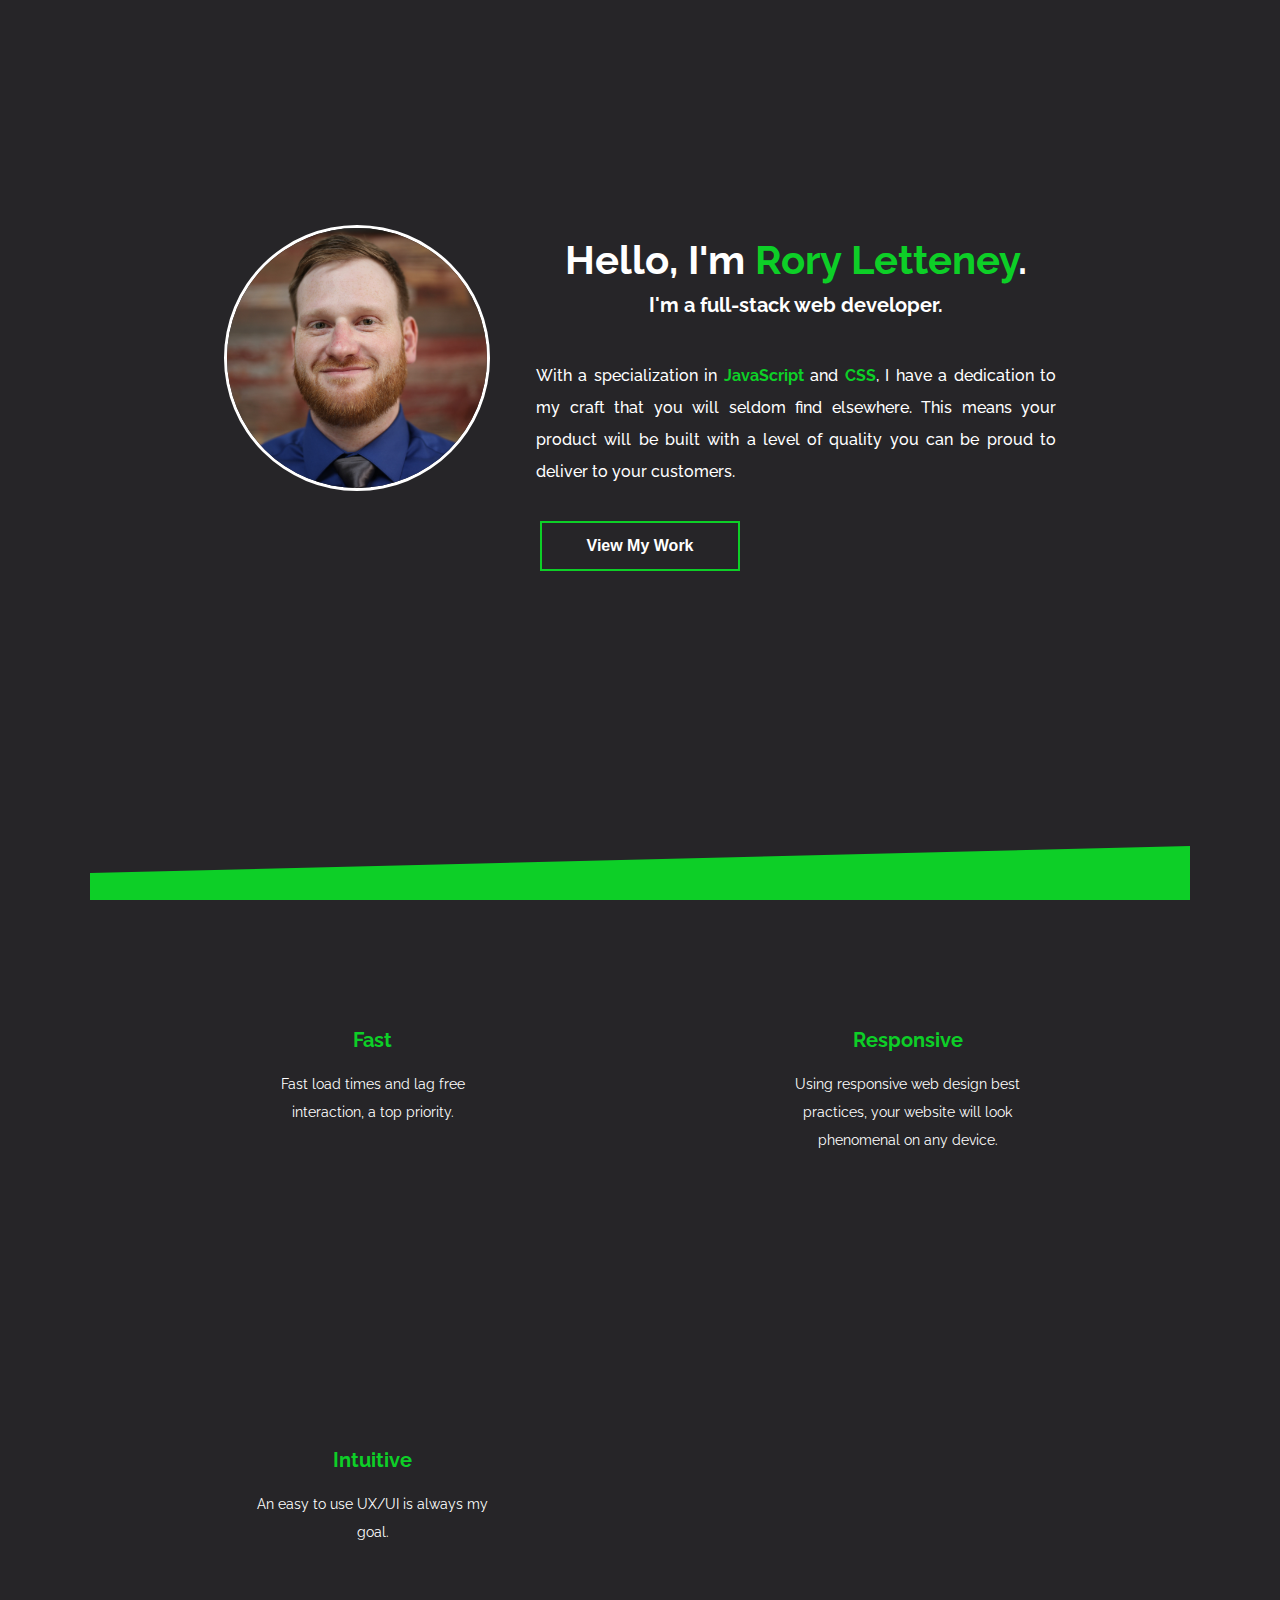
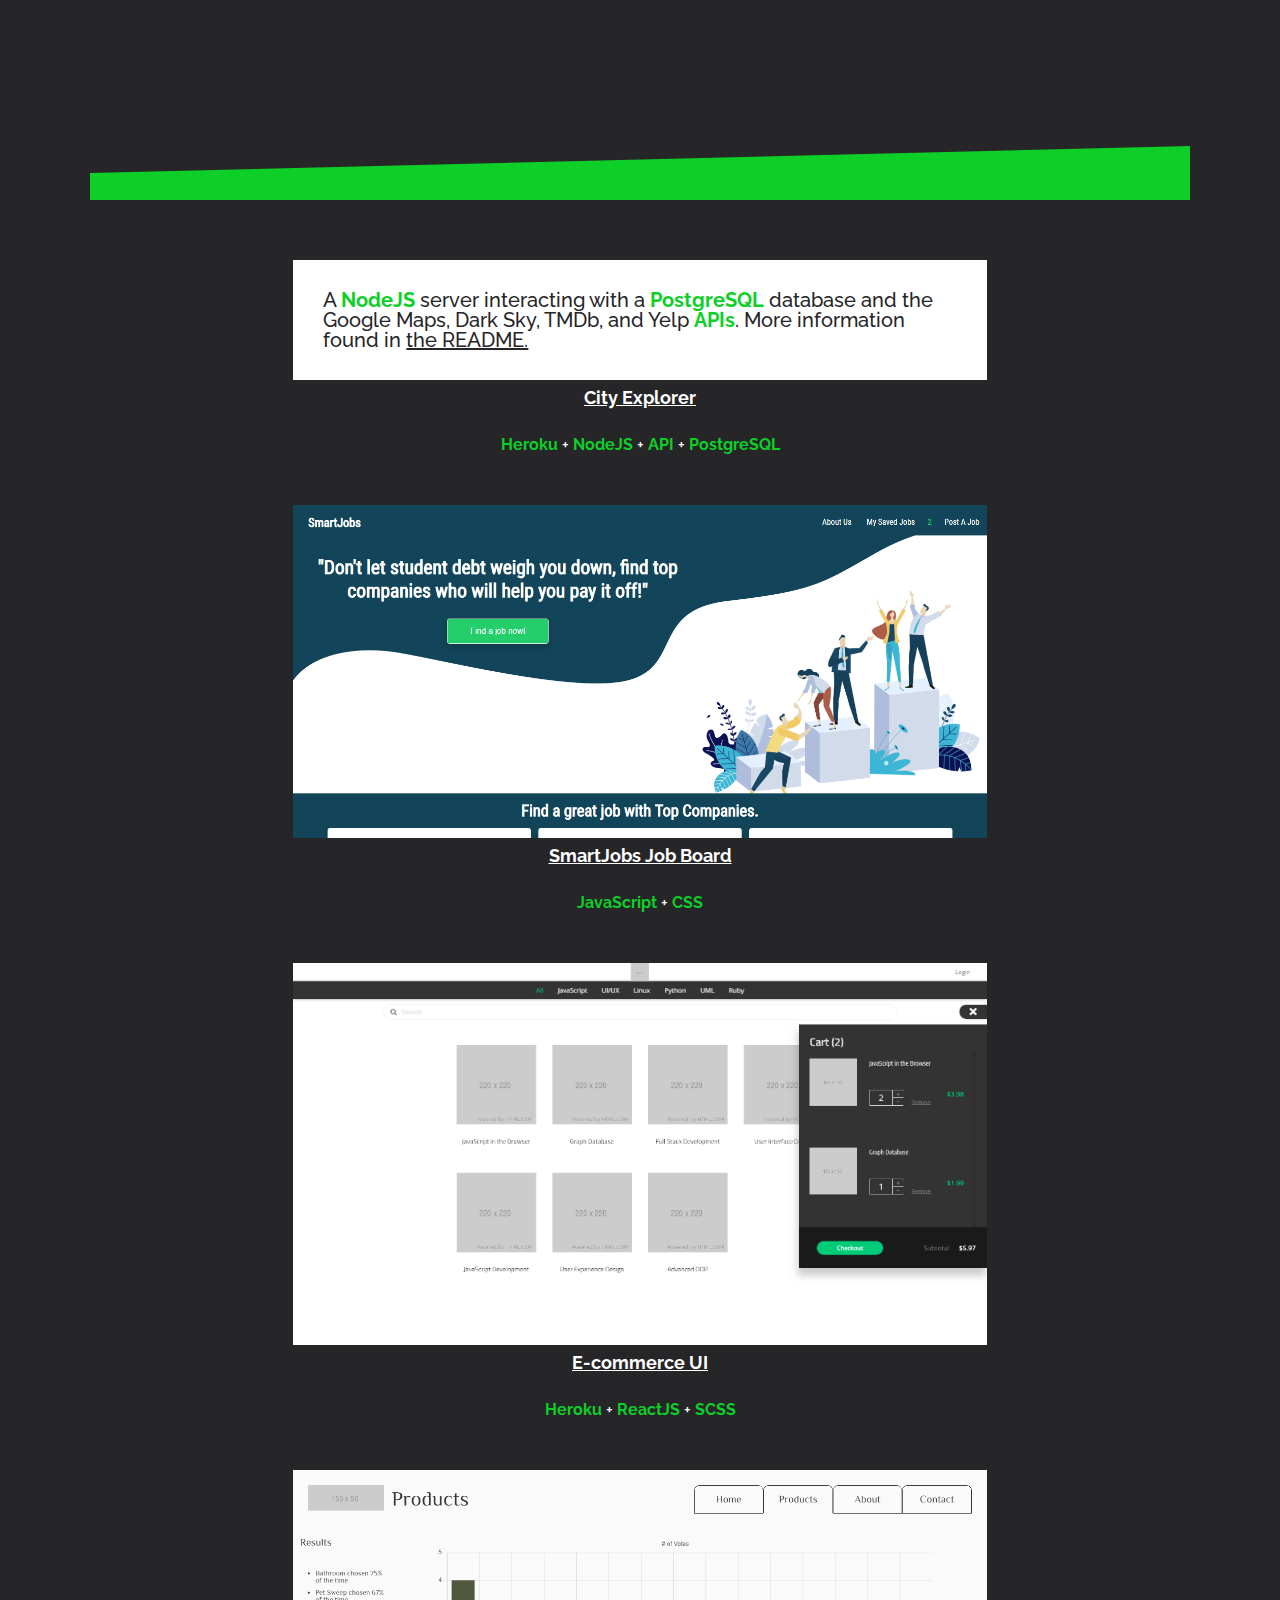
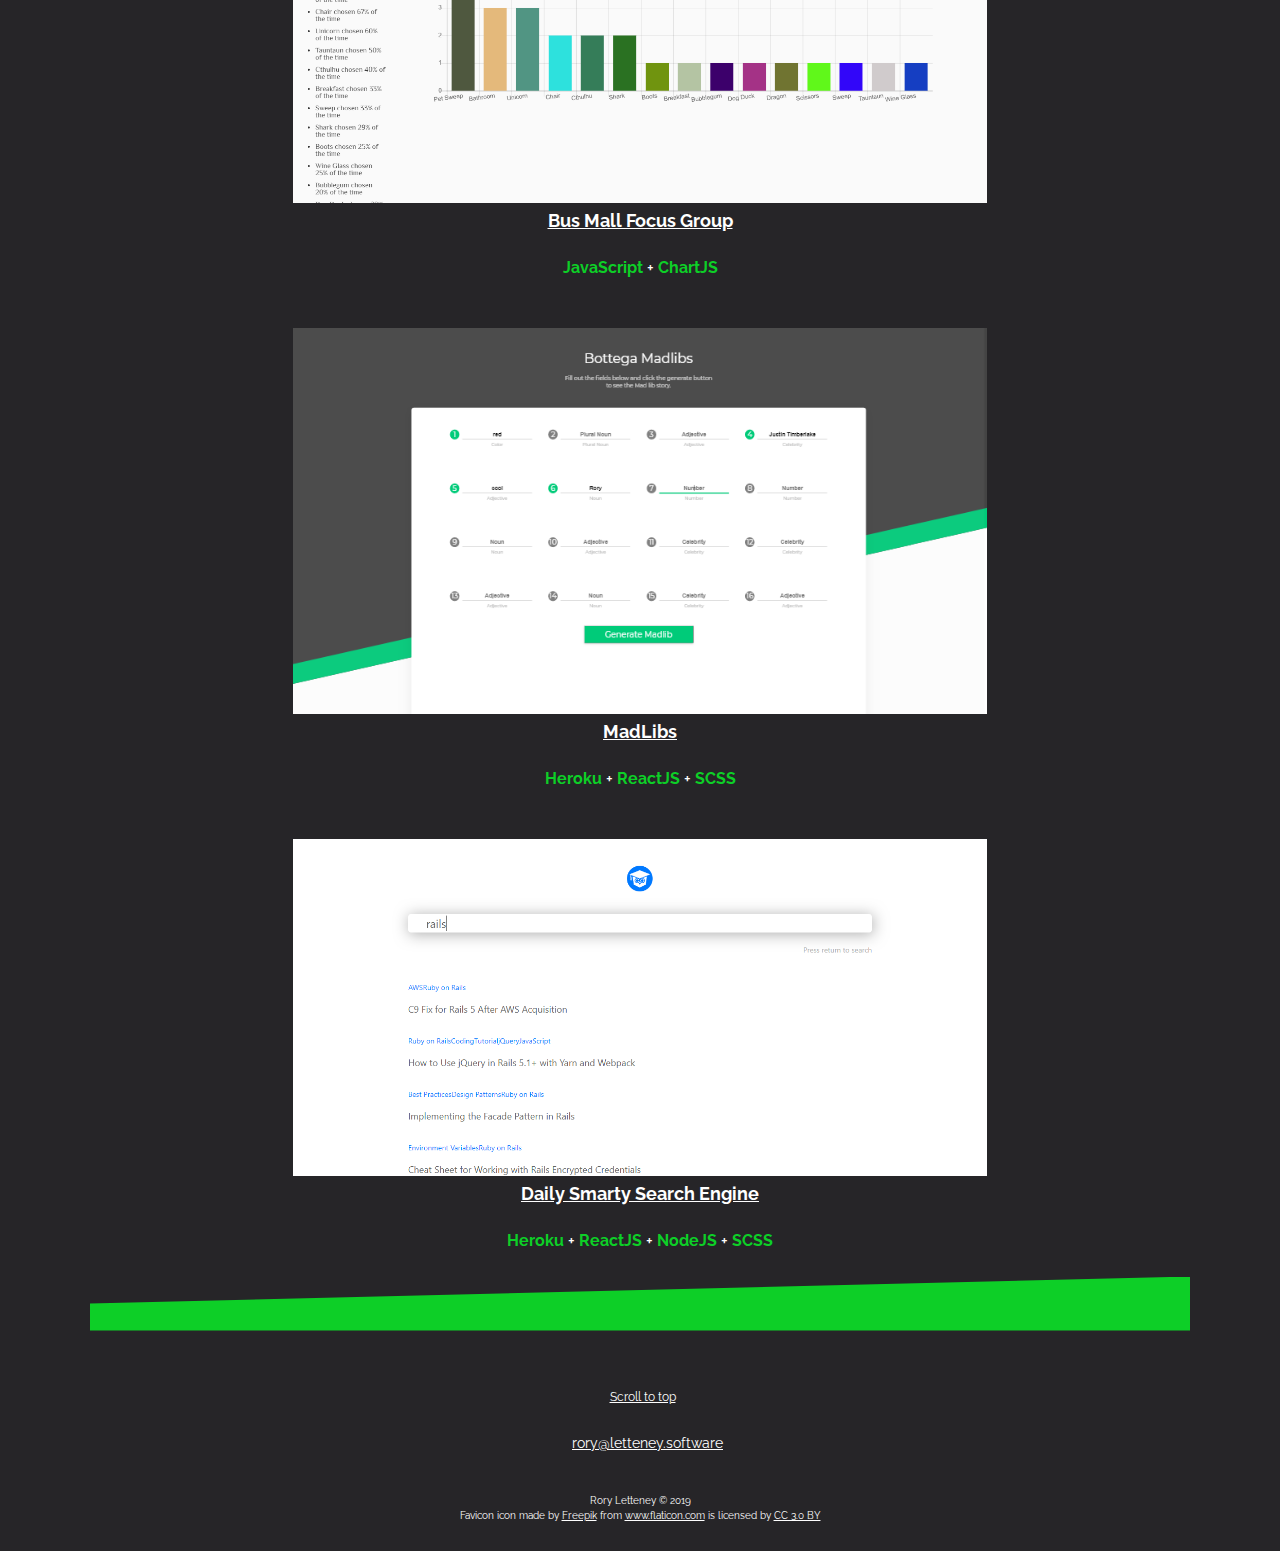
<file: index.html>
<!DOCTYPE html>
<html>
   <head>
       <meta charset='utf-8'/>
       <meta name='viewport' content='width=device-width, initial-scale=1'/>
       <title>Rory Letteney</title>
       <link rel="shortcut icon" href="/favicon.ico" type="image/x-icon">
       <link rel="icon" href="favicon.ico" type="image/x-icon">
       <link rel="stylesheet" href="styles/reset.css"/>
       <link rel="stylesheet" href="https://use.fontawesome.com/releases/v5.8.1/css/all.css" integrity="sha384-50oBUHEmvpQ+1lW4y57PTFmhCaXp0ML5d60M1M7uH2+nqUivzIebhndOJK28anvf" crossorigin="anonymous">
       <link href="https://fonts.googleapis.com/css?family=Raleway:400,500" rel="stylesheet">
       <link rel='stylesheet' href='styles/index.css'/>
   </head>
   <body>
        <main class="main">
            <section id="introduction" class="main__section introduction">
                <img class="introduction__pic col-p-6 col-3" src="img/headshot.JPG" alt="Headshot of Rory Letteney">
                <section class="introduction__info col-p-12 col-6">
                    <h1 class="main__section__title introduction__name">Hello, I'm <span>Rory Letteney</span>.</h1>
                    <h2 class="introduction__job-title">I'm a full-stack web developer.</h2>
                    <p class="introduction__bio">
                        With a specialization in JavaScript and CSS, I have a dedication to my craft that you will seldom find elsewhere. This means your product will be built with a level of quality you can be proud to deliver to your customers.
                    </p>
                </section>
                <button class="traverse-sections">View My Work</button>
                <div class="bottom-skew"></div>
            </section>
            <section id="toolkit" class="main__section toolkit">
                <article class="toolkit__article">
                    <i class="fas fa-tachometer-alt"></i>
                    <h3>Fast</h3>
                    <p class="col-p-8 col-t-6">
                        Fast load times and lag free interaction, a top priority.
                    </p>
                </article>
                <article class="toolkit__article">
                    <i class="fas fa-expand-arrows-alt"></i>
                    <h3>Responsive</h3>
                    <p class="col-p-8 col-t-6">
                        Using responsive web design best practices, your website will look phenomenal on any device.
                    </p>
                </article>
                <article class="toolkit__article">
                    <i class="far fa-lightbulb"></i>
                    <h3>Intuitive</h3>
                    <p class="col-p-8 col-t-6">
                        An easy to use UX/UI is always my goal.
                    </p>
                </article>
                <div class="bottom-skew"></div>
            </section>
            <section id="projects" class="main__section projects col-p-12">
                <section class="projects__projects">
                    <div class="project">
                        <p class="thumbnail-alt col-p-12 col-t-8">A NodeJS server interacting with a PostgreSQL database and the Google Maps, Dark Sky, TMDb, and Yelp APIs. More information found in <a href="https://github.com/RoryLetteney/city-explorer/blob/master/README.md" target="_blank">the README.</a></p>
                        <a class="thumbnail-link col-t-8" target="_blank" href="https://obscure-mesa-31617.herokuapp.com/">City Explorer</a>
                        <p class="thumbnail-description">
                            Heroku + NodeJS + API + PostgreSQL
                        </p>
                    </div>
                    <div class="project">
                        <img src="img/smartjobs.PNG" class="thumbnail-image col-p-12 col-t-8">
                        <a class="thumbnail-link col-t-8" target="_blank" href="https://final-project-for-deltav.github.io/Job-board/">SmartJobs Job Board</a>
                        <p class="thumbnail-description">
                            JavaScript + CSS
                        </p>
                    </div>
                    <div class="project">
                        <img src="img/e-commerce-ui.PNG" class="thumbnail-image col-p-12 col-t-8">
                        <a class="thumbnail-link col-t-8" target="_blank" href="https://rsl-e-commerce-website.herokuapp.com/signin">E-commerce UI</a>
                        <p class="thumbnail-description">
                            Heroku + ReactJS + SCSS
                        </p>
                    </div>
                    <div class="project">
                        <img src="img/bus-mall.PNG" class="thumbnail-image col-p-12 col-t-8">
                        <a class="thumbnail-link col-t-8" target="_blank" href="https://roryletteney.github.io/bus-mall/products.html">Bus Mall Focus Group</a>
                        <p class="thumbnail-description">
                            JavaScript + ChartJS
                        </p>
                    </div>
                    <div class="project">
                        <img src="img/madlibs.PNG" class="thumbnail-image col-p-12 col-t-8">
                        <a class="thumbnail-link col-t-8" target="_blank" href="https://rsl-madlibs.herokuapp.com/">MadLibs</a>
                        <p class="thumbnail-description">
                            Heroku + ReactJS + SCSS
                        </p>
                    </div>
                    <div class="project">
                        <img src="img/daily-smarty.PNG" class="thumbnail-image col-p-12 col-t-8">
                        <a class="thumbnail-link col-t-8" target="_blank" href="https://rsl-daily-smarty-ui.herokuapp.com/">Daily Smarty Search Engine</a>
                        <p class="thumbnail-description">
                            Heroku + ReactJS + NodeJS + SCSS
                        </p>
                    </div>
                </section>
                <div class="bottom-skew"></div>
            </section>
        </main>
        <footer class="footer">
            <a class="scroll-to-top" href="#introduction"><i class="fas fa-arrow-up"></i>Scroll to top</a>
            <section class="contact-info">
                <p><i class="far fa-envelope contact-method"></i><a href="mailto:rory@letteney.software">rory@letteney.software</a></p>
                <a href="https://www.linkedin.com/in/rory-letteney/" target="blank"><i class="fab fa-linkedin social-media"></i></a>
                <a href="https://github.com/RoryLetteney" target="blank"><i class="fab fa-github-square social-media"></i></a>
            </section>
            <p class="footer-paragraph">Rory Letteney &copy; 2019</p>
            <div>Favicon icon made by <a href="https://www.freepik.com/" title="Freepik">Freepik</a> from <a href="https://www.flaticon.com/" 			    title="Flaticon">www.flaticon.com</a> is licensed by <a href="http://creativecommons.org/licenses/by/3.0/" 			    title="Creative Commons BY 3.0" target="_blank">CC 3.0 BY</a></div>
        </footer>
        <script src="scripts/hilitor.js"></script>
        <script src="scripts/index.js"></script>
        <script src="scripts/mainFadeIn.js"></script>
        <script src="scripts/traversalButtons.js"></script>
   </body>
</html>
</file>
<file: styles/index.css>
/*
  green = #0dcf27
  darkgrey = #262528
  blue = #001aff
*/
@import "state.css";
@import "main.css";
@import "intro.css";
@import "toolkit.css";
@import "projects.css";
@import "footer.css";
@import "media-queries.css";

/*******************GENERAL*****************/

html {
  font-size: 62.5%;
  font-family: "Raleway";
  scroll-behavior: smooth;
}

body {
  background-color: #262528;  
}

a {  
  color: #fff;
}

mark {
  font-weight: bold;
}

.traverse-sections {
  margin: 0 auto 30px;
  display: block;
  clear: both;
  height: 50px;
  width: 200px;
  background-color: transparent;
  border: 2px solid #0dcf27;
  transition: all 400ms ease;
  color: #fff;
  font-weight: bold;
  font-size: 1.6em;
}

.bottom-skew {
  position: absolute;
  bottom: 0;
  left: 0;
  background: #0dcf27;
  width: 100%;
  height: 6vh;
  -webkit-clip-path: polygon(0 50%, 100% 0, 100% 100%, 0% 100%);
  clip-path: polygon(0 50%, 100% 0, 100% 100%, 0% 100%);
}
</file>
